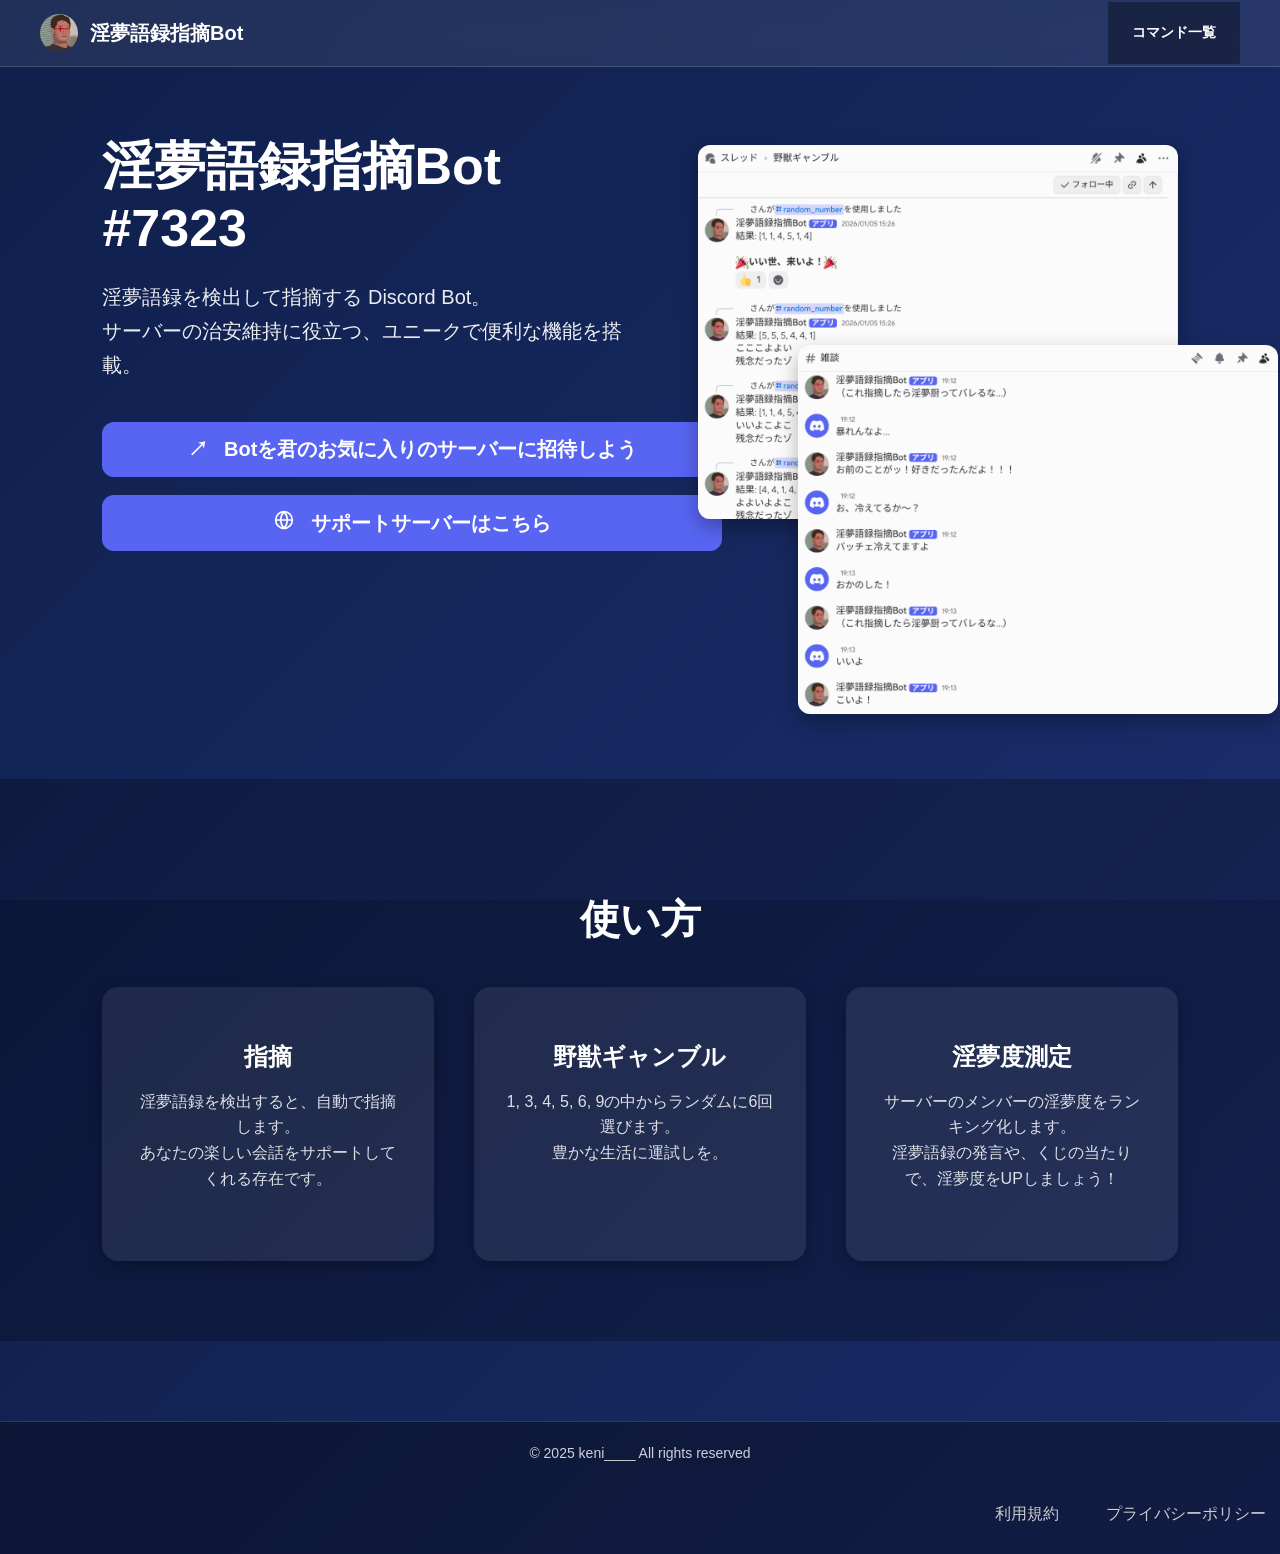
<file: index.html>
<!DOCTYPE html>
<html lang="ja">
<head>
  <meta charset="UTF-8">
  <title>淫夢語録指摘Bot/Discord Bot紹介</title>
  <link rel="icon" type="image/png" href="icon.png">
  <link rel="stylesheet" href="style.css">
</head>
<body>

  <!-- ヘッダー -->
  <header>
    <div class="header-left">
      <img src="icon.png" alt="Bot Icon">
      <span>淫夢語録指摘Bot</span>
    </div>

      <!-- コマンド一覧ボックス -->
    <div class="command-box">
        <a href="#">コマンド一覧</a>
    </div>

  </header>

  <!-- メイン2カラム -->
  <div class="main">

    <!-- 左側 -->
    <div class="left">
      <h1>淫夢語録指摘Bot #7323</h1>

      <p>
        淫夢語録を検出して指摘する Discord Bot。<br>
        サーバーの治安維持に役立つ、ユニークで便利な機能を搭載。
      </p>

      <a class="btn" href="https://discord.com/oauth2/authorize?client_id=1393857073825054841&permissions=8866461296623303&integration_type=0&scope=bot" target="_blank" rel="noopener noreferrer">
        <span class="icon-box">↗</span>
        Botを君のお気に入りのサーバーに招待しよう
      </a>

      <a class="btn" href="https://discord.gg/UkJSsYuZ6r" target="_blank" rel="noopener noreferrer">
        <span class="icon-box">
          <svg viewBox="0 0 24 24" fill="none" stroke="white" stroke-width="2"
               stroke-linecap="round" stroke-linejoin="round">
            <circle cx="12" cy="12" r="10"></circle>
            <line x1="2" y1="12" x2="22" y2="12"></line>
            <path d="M12 2a15.3 15.3 0 0 1 4 10 15.3 15.3 0 0 1-4 10 15.3 15.3 0 0 1-4-10 15.3 15.3 0 0 1 4-10z"></path>
          </svg>
        </span>
        サポートサーバーはこちら
      </a>
    </div>

    <!-- 右側：画像 -->
    <div class="right">
  <!-- 元の画像（下） -->
    <img class="img-base" src="image1.webp">
  <!-- 重ねる画像（上） -->
    <img class="img-overlay" src="image2.webp">
    </div>

  </div>

  <!-- 使い方セクション -->
    <section class="howto">
  <h2>使い方</h2>

  <div class="steps">

    <div class="step">
      <h3>指摘</h3>
      <p>
        淫夢語録を検出すると、自動で指摘します。<br>
        あなたの楽しい会話をサポートしてくれる存在です。
      </p>
    </div>

    <div class="step">
      <h3>野獣ギャンブル</h3>
      <p>
        1, 3, 4, 5, 6, 9の中からランダムに6回選びます。<br>
        豊かな生活に運試しを。
      </p>
    </div>

    <div class="step">
      <h3>淫夢度測定</h3>
      <p>
        サーバーのメンバーの淫夢度をランキング化します。<br>
        淫夢語録の発言や、くじの当たりで、淫夢度をUPしましょう！
      </p>
    </div>

  </div>
</section>

    <footer class="footer">
  <p>© 2025 keni____ All rights reserved<br><br><br></p>
  <div class="footer-links">
    <a href="terms.html" target="_blank" rel="noopener noreferrer">利用規約</a>
    <a href="privacy.html" target="_blank" rel="noopener noreferrer">プライバシーポリシー</a>
  </div>
</footer>


</body>
</html>
</file>
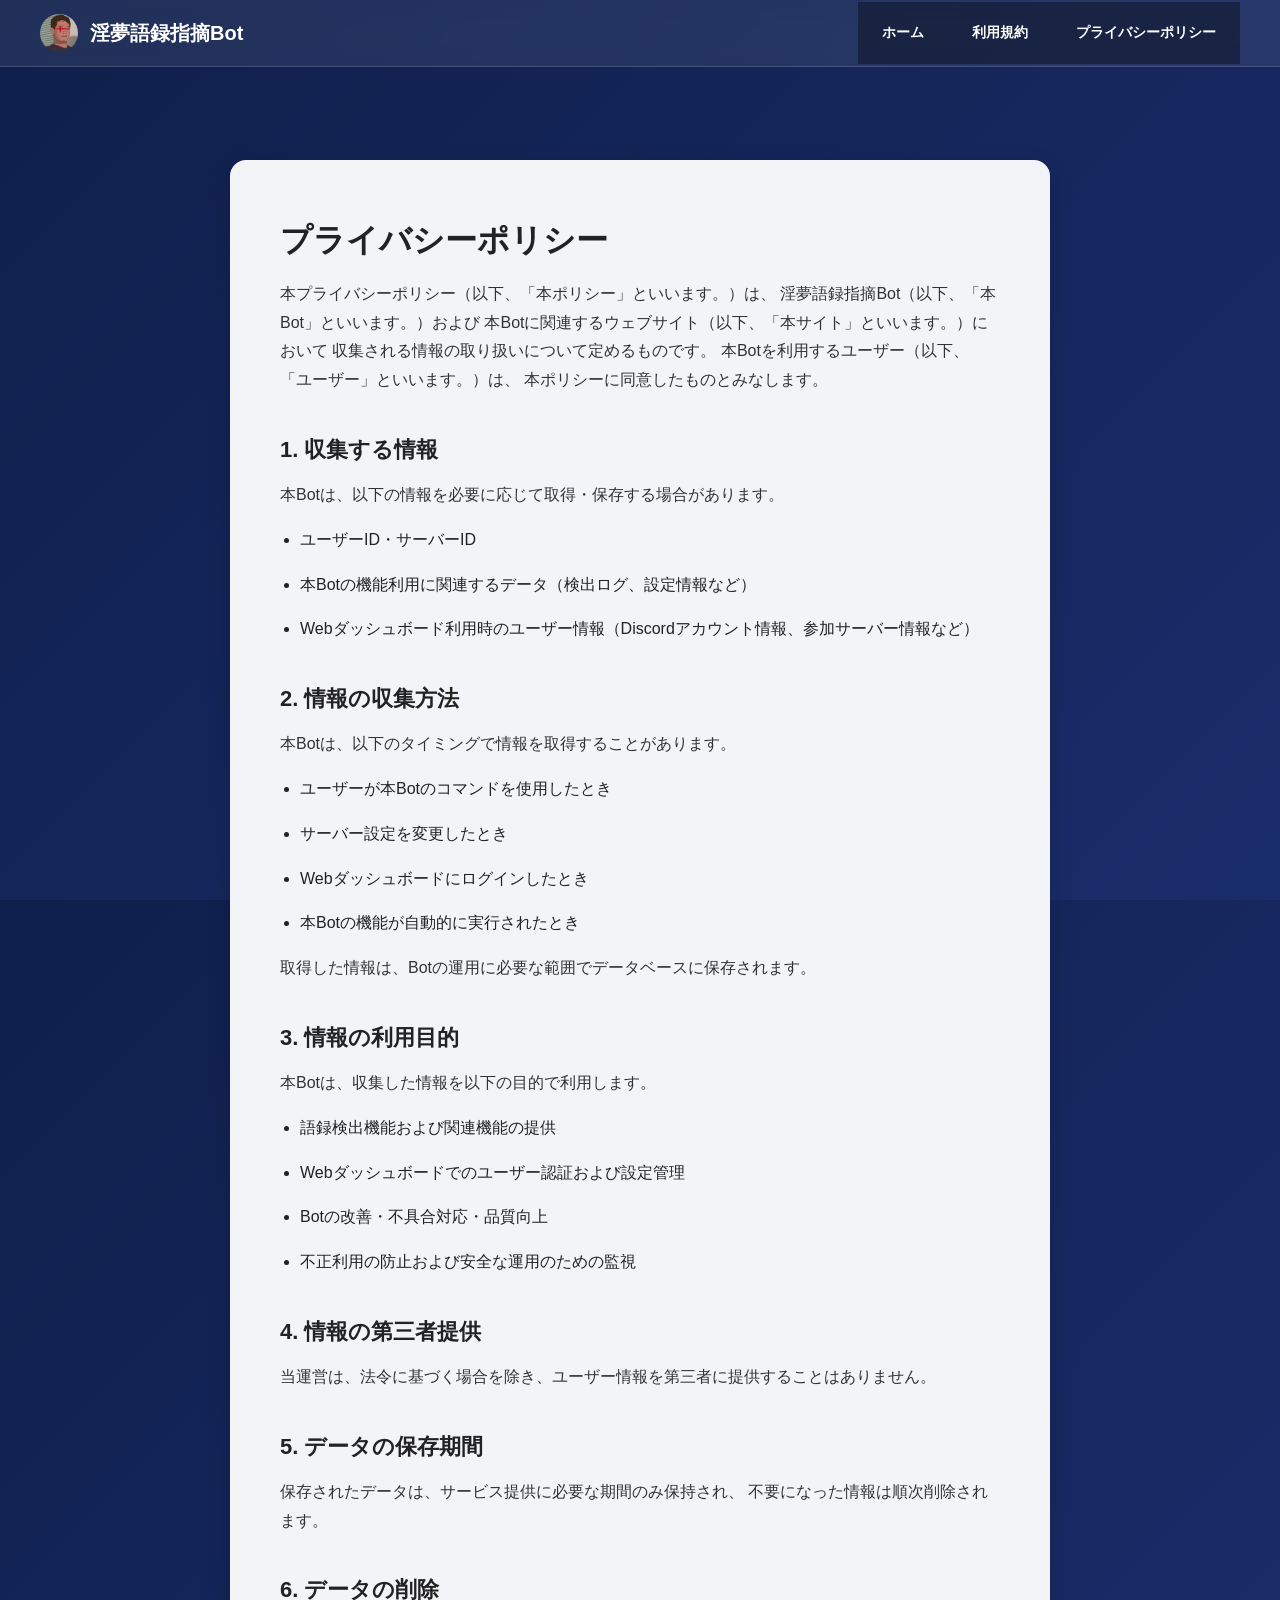
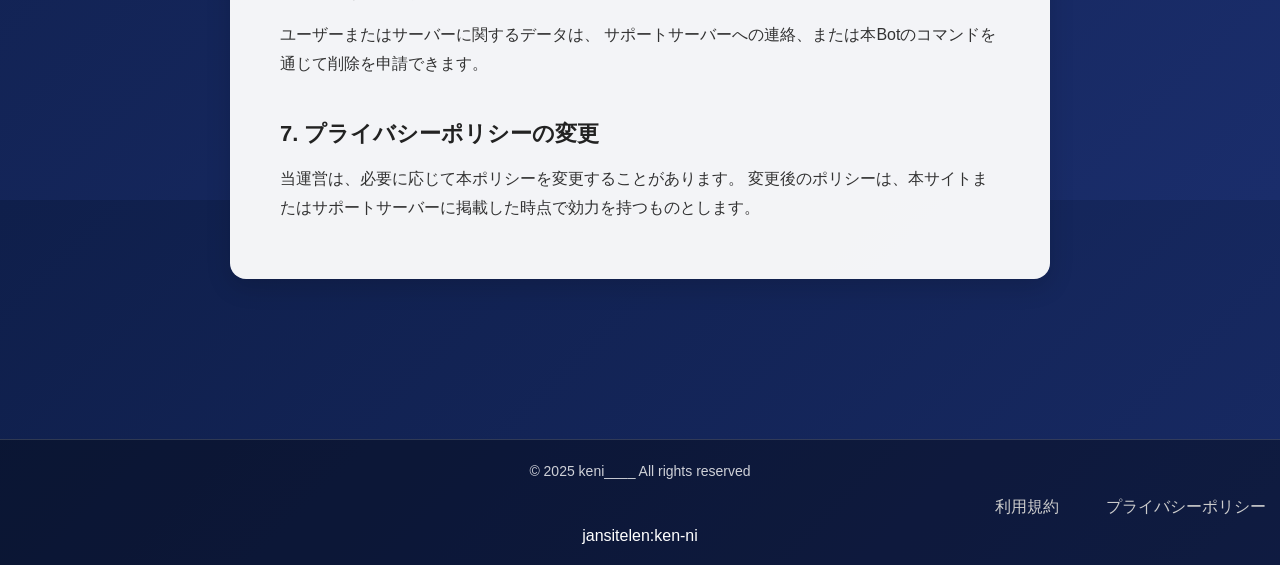
<file: privacy.html>
<!DOCTYPE html>
<html lang="ja">
<head>
  <meta charset="UTF-8">
  <title>プライバシーポリシー - 淫夢語録指摘Bot</title>
  <link rel="stylesheet" href="style.css">
  <link rel="icon" type="image/png" href="icon.png">
</head>
<body>

  <!-- ヘッダー（index.html と同じ） -->
  <header>
    <div class="header-left">
      <img src="icon.png" alt="Bot Icon">
      <span>淫夢語録指摘Bot</span>
    </div>

    <div class="command-box">
      <a href="index.html">ホーム</a>
      <a href="terms.html">利用規約</a>
      <a href="privacy.html">プライバシーポリシー</a>
    </div>
  </header>

  <!-- 本文 -->
  <div class="policy-container">

<h1>プライバシーポリシー</h1>

<p>
  本プライバシーポリシー（以下、「本ポリシー」といいます。）は、
  淫夢語録指摘Bot（以下、「本Bot」といいます。）および
  本Botに関連するウェブサイト（以下、「本サイト」といいます。）において
  収集される情報の取り扱いについて定めるものです。
  本Botを利用するユーザー（以下、「ユーザー」といいます。）は、
  本ポリシーに同意したものとみなします。
</p>

<h2>1. 収集する情報</h2>
<p>本Botは、以下の情報を必要に応じて取得・保存する場合があります。</p>
<ul>
  <li>ユーザーID・サーバーID</li>
  <li>本Botの機能利用に関連するデータ（検出ログ、設定情報など）</li>
  <li>Webダッシュボード利用時のユーザー情報（Discordアカウント情報、参加サーバー情報など）</li>
</ul>

<h2>2. 情報の収集方法</h2>
<p>本Botは、以下のタイミングで情報を取得することがあります。</p>
<ul>
  <li>ユーザーが本Botのコマンドを使用したとき</li>
  <li>サーバー設定を変更したとき</li>
  <li>Webダッシュボードにログインしたとき</li>
  <li>本Botの機能が自動的に実行されたとき</li>
</ul>
<p>
  取得した情報は、Botの運用に必要な範囲でデータベースに保存されます。
</p>

<h2>3. 情報の利用目的</h2>
<p>本Botは、収集した情報を以下の目的で利用します。</p>
<ul>
  <li>語録検出機能および関連機能の提供</li>
  <li>Webダッシュボードでのユーザー認証および設定管理</li>
  <li>Botの改善・不具合対応・品質向上</li>
  <li>不正利用の防止および安全な運用のための監視</li>
</ul>

<h2>4. 情報の第三者提供</h2>
<p>
  当運営は、法令に基づく場合を除き、ユーザー情報を第三者に提供することはありません。
</p>

<h2>5. データの保存期間</h2>
<p>
  保存されたデータは、サービス提供に必要な期間のみ保持され、
  不要になった情報は順次削除されます。
</p>

<h2>6. データの削除</h2>
<p>
  ユーザーまたはサーバーに関するデータは、
  サポートサーバーへの連絡、または本Botのコマンドを通じて削除を申請できます。
</p>

<h2>7. プライバシーポリシーの変更</h2>
<p>
  当運営は、必要に応じて本ポリシーを変更することがあります。
  変更後のポリシーは、本サイトまたはサポートサーバーに掲載した時点で効力を持つものとします。
</p>

  </div>

  <!-- フッター（index.html と同じ） -->
  <footer class="footer">
    <p>© 2025 keni____ All rights reserved<br><br></p>

    <div class="footer-links">
      <a href="terms.html">利用規約</a>
      <a href="privacy.html">プライバシーポリシー</a>
    </div>

    <div class="keni">jansitelen:ken-ni</div>
  </footer>

</body>
</html>
</file>
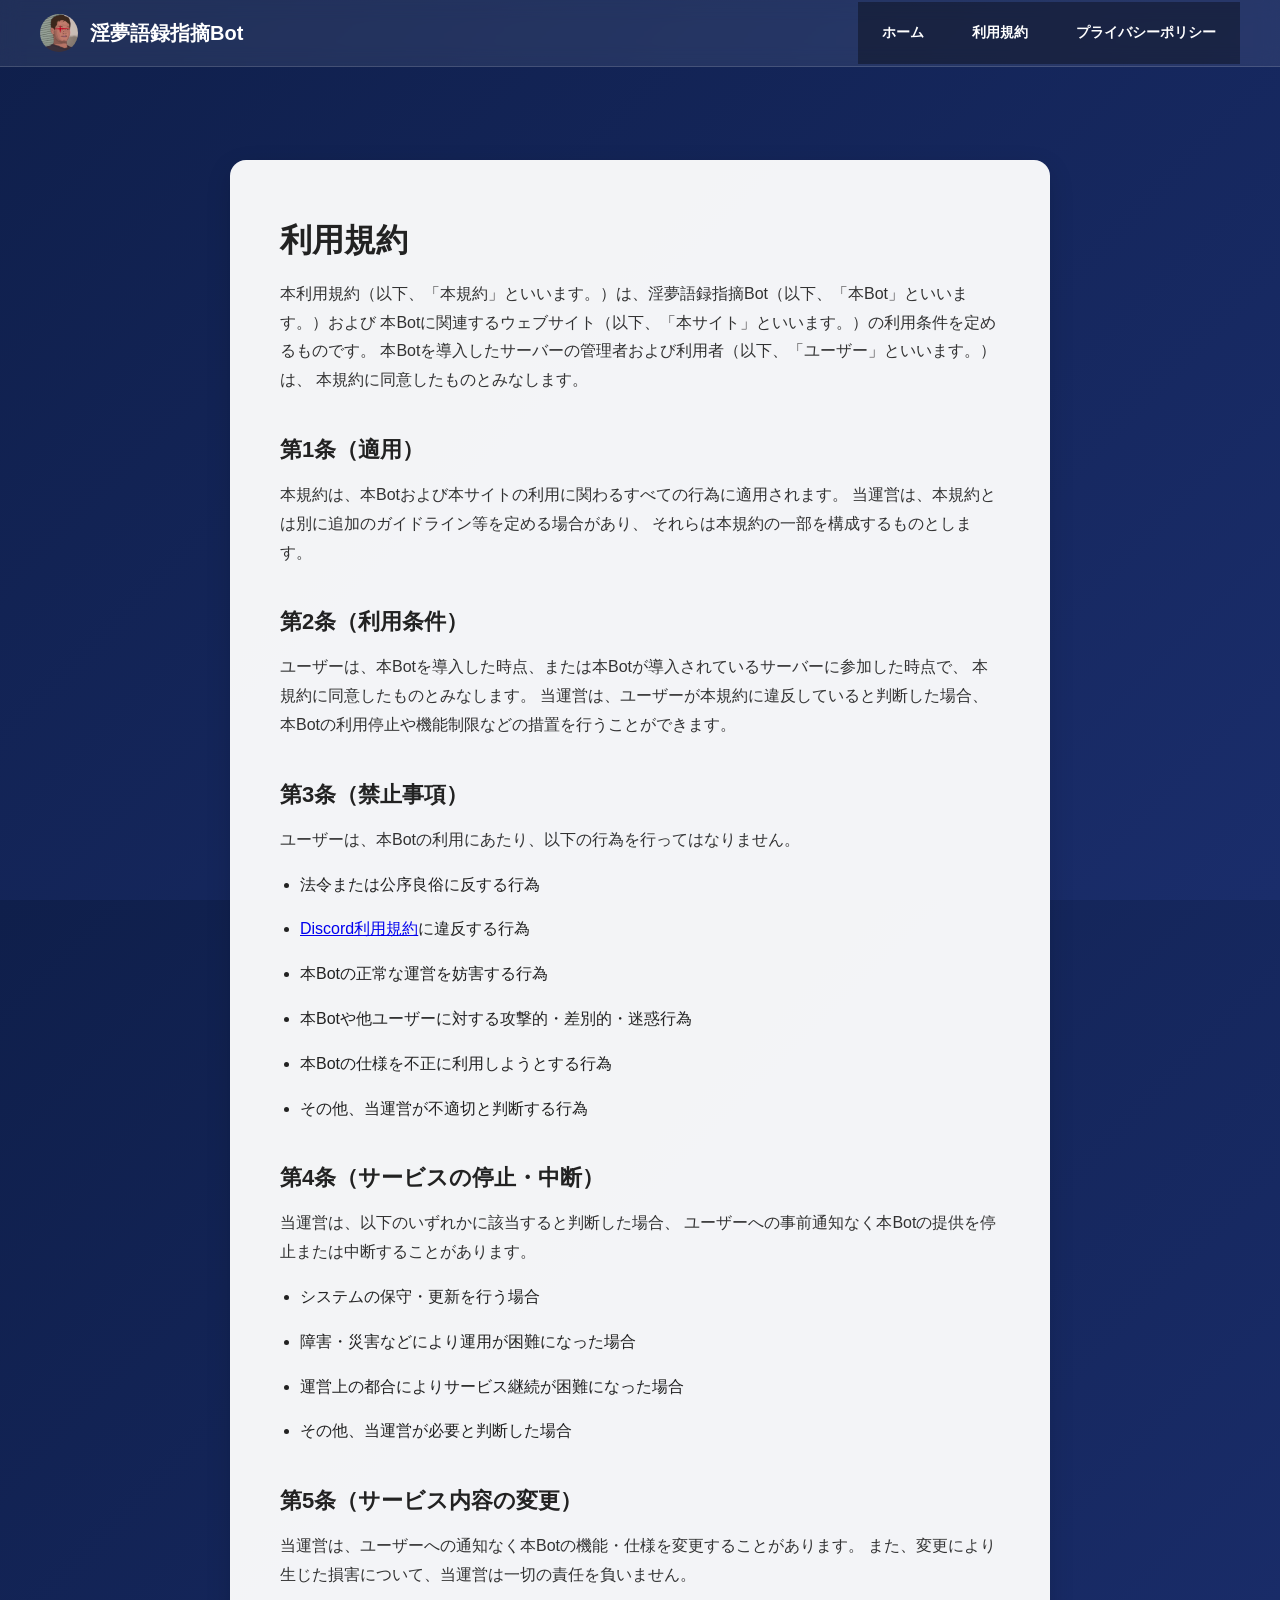
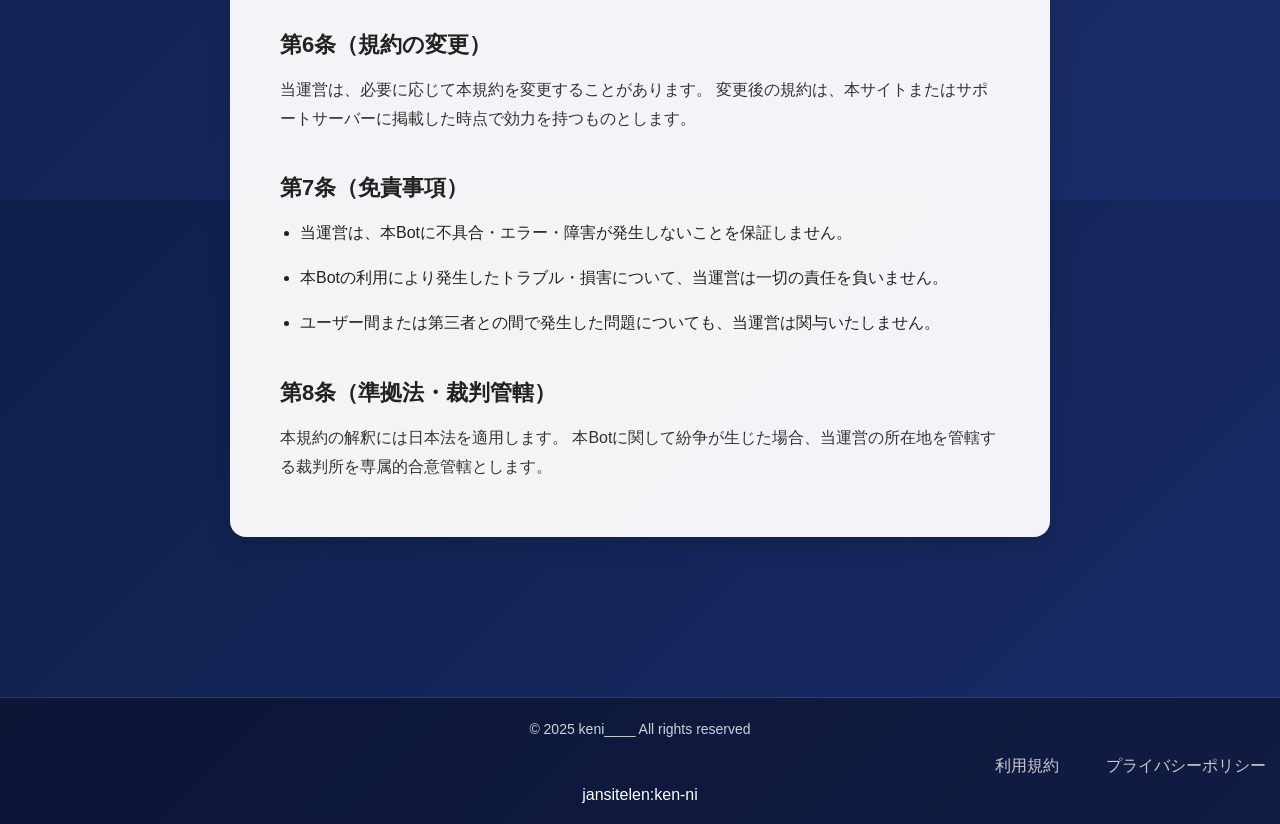
<file: terms.html>
<!DOCTYPE html>
<html lang="ja">
<head>
  <meta charset="UTF-8">
  <title>利用規約 - 淫夢語録指摘Bot</title>
  <link rel="stylesheet" href="style.css">
  <link rel="icon" type="image/png" href="icon.png">
</head>
<body>

  <!-- ヘッダー（index.html と同じ） -->
  <header>
    <div class="header-left">
      <img src="icon.png" alt="Bot Icon">
      <span>淫夢語録指摘Bot</span>
    </div>

    <div class="command-box">
      <a href="index.html">ホーム</a>
      <a href="terms.html">利用規約</a>
      <a href="privacy.html">プライバシーポリシー</a>
    </div>
  </header>

  <!-- 本文 -->
  <div class="policy-container">

<h1>利用規約</h1>

<p>
  本利用規約（以下、「本規約」といいます。）は、淫夢語録指摘Bot（以下、「本Bot」といいます。）および
  本Botに関連するウェブサイト（以下、「本サイト」といいます。）の利用条件を定めるものです。
  本Botを導入したサーバーの管理者および利用者（以下、「ユーザー」といいます。）は、
  本規約に同意したものとみなします。
</p>

<h2>第1条（適用）</h2>
<p>
  本規約は、本Botおよび本サイトの利用に関わるすべての行為に適用されます。
  当運営は、本規約とは別に追加のガイドライン等を定める場合があり、
  それらは本規約の一部を構成するものとします。
</p>

<h2>第2条（利用条件）</h2>
<p>
  ユーザーは、本Botを導入した時点、または本Botが導入されているサーバーに参加した時点で、
  本規約に同意したものとみなします。
  当運営は、ユーザーが本規約に違反していると判断した場合、
  本Botの利用停止や機能制限などの措置を行うことができます。
</p>

<h2>第3条（禁止事項）</h2>
<p>ユーザーは、本Botの利用にあたり、以下の行為を行ってはなりません。</p>
<ul>
  <li>法令または公序良俗に反する行為</li>
  <li><a href="https://discord.com/terms" target="_blank" rel="noopener noreferrer">Discord利用規約</a>に違反する行為</li>
  <li>本Botの正常な運営を妨害する行為</li>
  <li>本Botや他ユーザーに対する攻撃的・差別的・迷惑行為</li>
  <li>本Botの仕様を不正に利用しようとする行為</li>
  <li>その他、当運営が不適切と判断する行為</li>
</ul>

<h2>第4条（サービスの停止・中断）</h2>
<p>
  当運営は、以下のいずれかに該当すると判断した場合、
  ユーザーへの事前通知なく本Botの提供を停止または中断することがあります。
</p>
<ul>
  <li>システムの保守・更新を行う場合</li>
  <li>障害・災害などにより運用が困難になった場合</li>
  <li>運営上の都合によりサービス継続が困難になった場合</li>
  <li>その他、当運営が必要と判断した場合</li>
</ul>

<h2>第5条（サービス内容の変更）</h2>
<p>
  当運営は、ユーザーへの通知なく本Botの機能・仕様を変更することがあります。
  また、変更により生じた損害について、当運営は一切の責任を負いません。
</p>

<h2>第6条（規約の変更）</h2>
<p>
  当運営は、必要に応じて本規約を変更することがあります。
  変更後の規約は、本サイトまたはサポートサーバーに掲載した時点で効力を持つものとします。
</p>

<h2>第7条（免責事項）</h2>
<ul>
  <li>
    当運営は、本Botに不具合・エラー・障害が発生しないことを保証しません。
  </li>
  <li>
    本Botの利用により発生したトラブル・損害について、当運営は一切の責任を負いません。
  </li>
  <li>
    ユーザー間または第三者との間で発生した問題についても、当運営は関与いたしません。
  </li>
</ul>

<h2>第8条（準拠法・裁判管轄）</h2>
<p>
  本規約の解釈には日本法を適用します。
  本Botに関して紛争が生じた場合、当運営の所在地を管轄する裁判所を専属的合意管轄とします。
</p>

  </div>

  <!-- フッター（index.html と同じ） -->
  <footer class="footer">
    <p>© 2025 keni____ All rights reserved<br><br></p>

    <div class="footer-links">
      <a href="terms.html">利用規約</a>
      <a href="privacy.html">プライバシーポリシー</a>
    </div>

    <div class="keni">jansitelen:ken-ni</div>
  </footer>

</body>
</html>
</file>
<file: style.css>
body {
      margin: 0;
      font-family: 'Segoe UI', sans-serif;
      background: linear-gradient(135deg, #0f1f4b, #1a2d6b);
      color: white;
      height: 100vh;
      display: flex;
      flex-direction: column;
    }

    /* ヘッダー */
    header {
      position: fixed;
      top: 0;
      left: 0;
      width: 100%;
      padding: 0px 40px;
      display: flex;
      justify-content: space-between;
      align-items: center;
      background: rgba(255,255,255,0.08);
      backdrop-filter: blur(10px);
      border-bottom: 1px solid rgba(255,255,255,0.15);
      box-sizing: border-box;
      z-index: 10;
    }

    .header-left {
      display: flex;
      padding: 14px 0;
      align-items: center;
      gap: 12px;
    }

    .header-left img {
      width: 38px;
      height: 38px;
      border-radius: 50%;
    }

    .header-left span {
      font-size: 20px;
      font-weight: 700;
    }

    .command-box {
  height: 100%;
  display: flex;
  align-items: center;
}


.command-box a {
  display: inline-block;
  padding: 22px 24px;
  color: white;
  text-decoration: none;
  font-size: 14px;
  font-weight: 600;
  background: rgba(0,0,0,0.35);
  transition: 0.15s;
}

.command-box a:hover {
  background: rgba(255,255,255,0.15);
}


    /* メイン2カラム */
    .main {
      display: flex;
      justify-content: space-between;
      align-items: center;
      width: 100%;
      padding: 0 8%;
      margin-top: 100px;
      box-sizing: border-box;
      gap: 40px;
      padding-bottom: 150px;
    }

    .left {
      flex: 1;
      max-width: 700px;
    }

    h1 {
      font-size: 52px;
      margin-bottom: 15px;
      font-weight: 900;
      line-height: 1.2;
    }

    p {
      font-size: 20px;
      opacity: 0.92;
      margin-bottom: 40px;
      line-height: 1.7;
    }

    .btn {
      display: block;
      width: 100%;
      padding: 14px 32px;
      background: #5865F2;
      color: white;
      text-decoration: none;
      border-radius: 12px;
      font-size: 20px;
      font-weight: 600;
      margin-bottom: 18px;
      transition: 0.2s;
      text-align: center;
    }

    .btn:hover {
      background: #4752C4;
      transform: translateY(-2px);
    }

    .icon-box {
      display: inline-flex;
      align-items: center;
      justify-content: center;
      width: 22px;
      height: 22px;
      margin-right: 10px;
    }

    .icon-box svg {
      width: 20px;
      height: 20px;
    }

    .right {
      position: relative;
      width: 480px; /* 画像の幅に合わせる */
    }

    .img-base {
      width: 100%;
      border-radius: 12px;
      box-shadow: 0 8px 20px rgba(0,0,0,0.3);
    }

    /* ⧉ のように “ほぼ同じ大きさでズラして重ねる” */
    .img-overlay {
      position: absolute;
      top: 200px;     /* ← 少し下へズラす */
      left: 100px;    /* ← 少し右へズラす */
      width: 100%;   /* ← 大きさは同じ */
      border-radius: 12px;
      box-shadow: 0 8px 20px rgba(0,0,0,0.3);
    }

    /* 使い方セクション */
.howto {
  width: 100%;
  padding: 80px 8%;
  background: rgba(0, 0, 0, 0.25);
  margin-top: 60px;
  box-sizing: border-box;
}

.howto h2 {
  font-size: 40px;
  font-weight: 900;
  margin-bottom: 40px;
  text-align: center;
}

.steps {
  display: flex;
  justify-content: space-between;
  gap: 40px;
}

.step {
  flex: 1;
  background: rgba(255,255,255,0.08);
  padding: 30px;
  border-radius: 16px;
  box-shadow: 0 6px 16px rgba(0,0,0,0.25);
  text-align: center;
}

.step h3 {
  font-size: 24px;
  margin-bottom: 12px;
}

.step p {
  font-size: 16px;
  opacity: 0.85;
  line-height: 1.6;
}

.footer {
  width: 100%;
  padding: 20px 0;
  text-align: center;
  background: rgba(0,0,0,0.35);
  border-top: 1px solid rgba(255,255,255,0.15);
  margin-top: 80px;
}

.footer p {
  margin: 0;
  font-size: 14px;
  opacity: 0.8;
}

.footer-links {
  text-align: right;
  margin-top: -20px; /* 必要なら調整 */
}

.footer-links a {
  display: inline-block; /* ← これで当たり判定が広がる */
  padding: 12px 14px;     /* ← クリック範囲を広げる */
  line-height: 1;          /* ← 下に伸びる原因を消す */
  color: #ccc;
  margin-left: 15px;
  text-decoration: none;
}

.footer-links a:hover {
  text-decoration: underline;
}

.policy-container {
  max-width: 720px;
  margin: 160px auto 80px; /* ← auto で左右中央寄せ */
  padding: 40px 50px;
  background: rgba(255,255,255,0.95);
  border-radius: 16px;
  box-shadow: 0 8px 24px rgba(0,0,0,0.15);
}

.policy-container h1 {
  font-size: 32px;
  margin-bottom: 20px;
  color: #222;
}

.policy-container h2 {
  font-size: 22px;
  margin-top: 40px;
  margin-bottom: 15px;
  color: #222;
}

.policy-container p, .policy-container li {
  font-size: 16px;
  margin-bottom: 16px;
  color: #222;
  line-height: 1.8;
}

.policy-container ul {
  padding-left: 20px;
}
</file>
